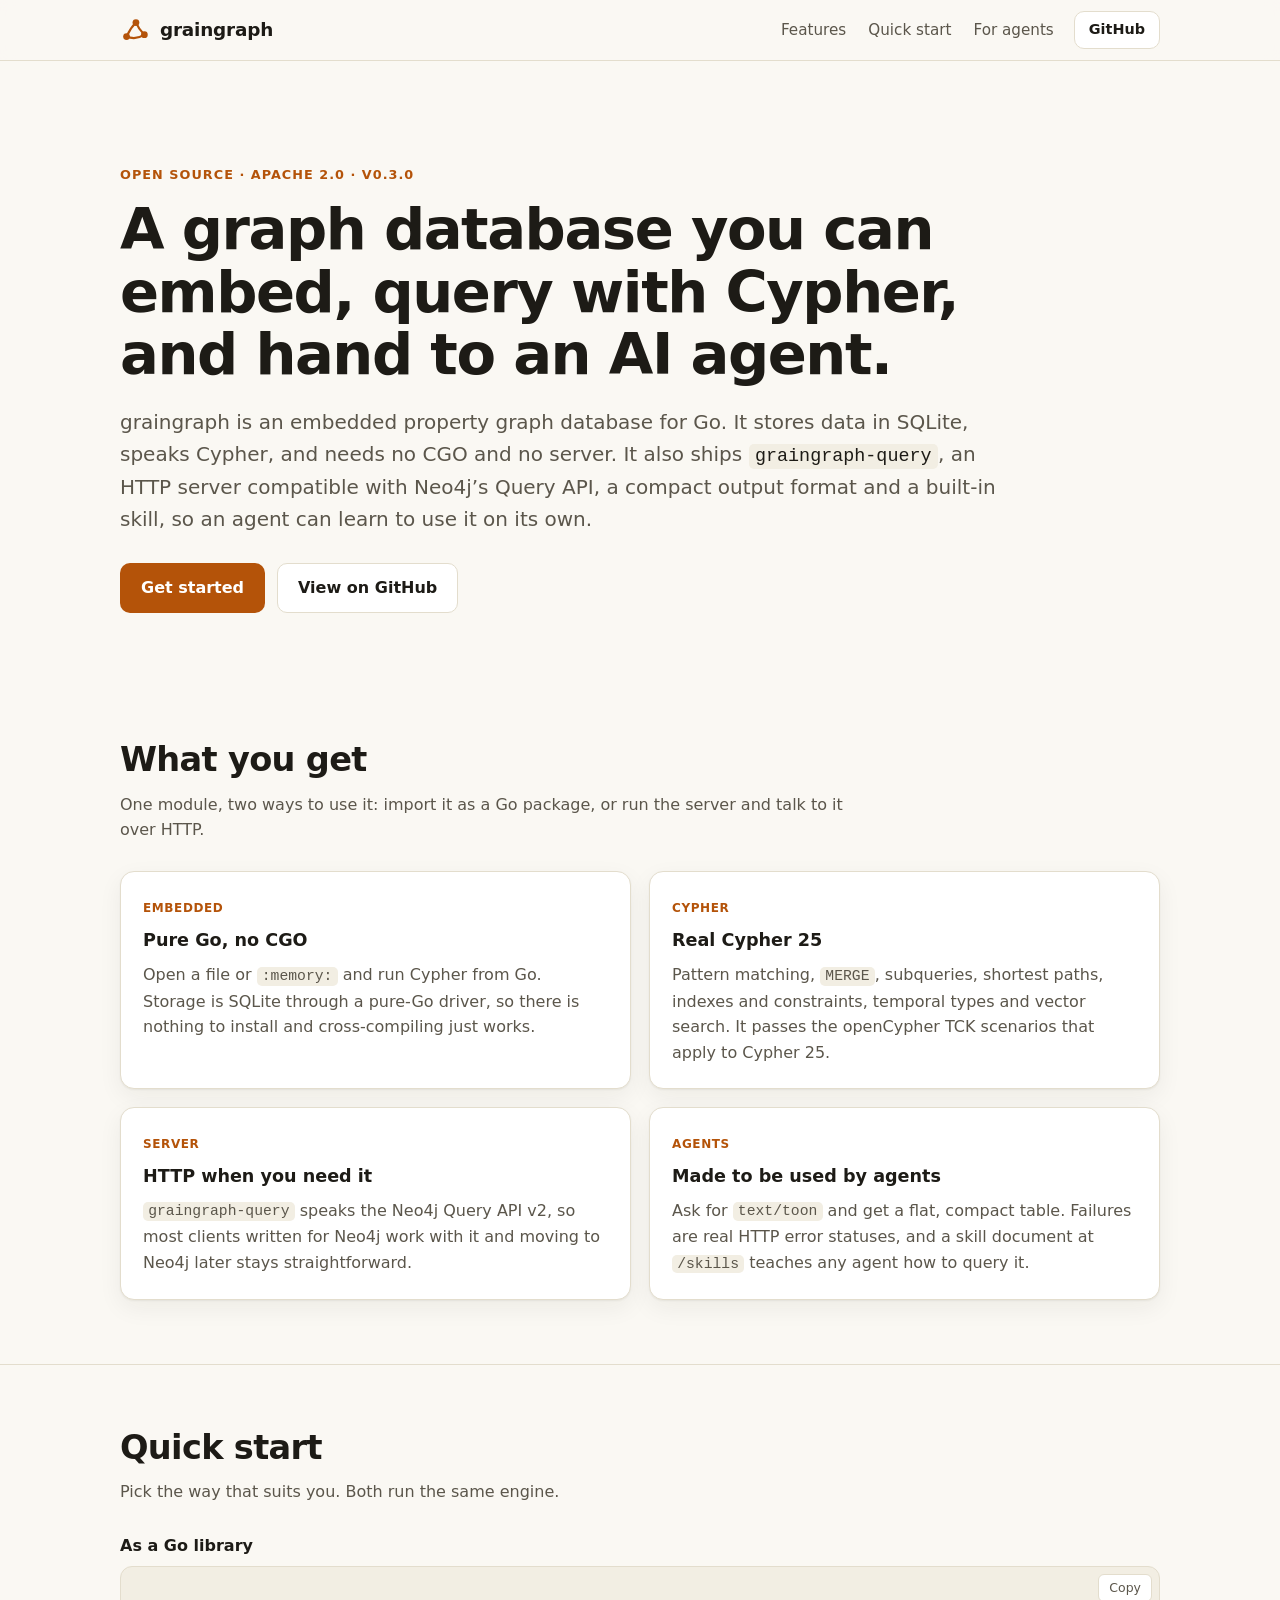
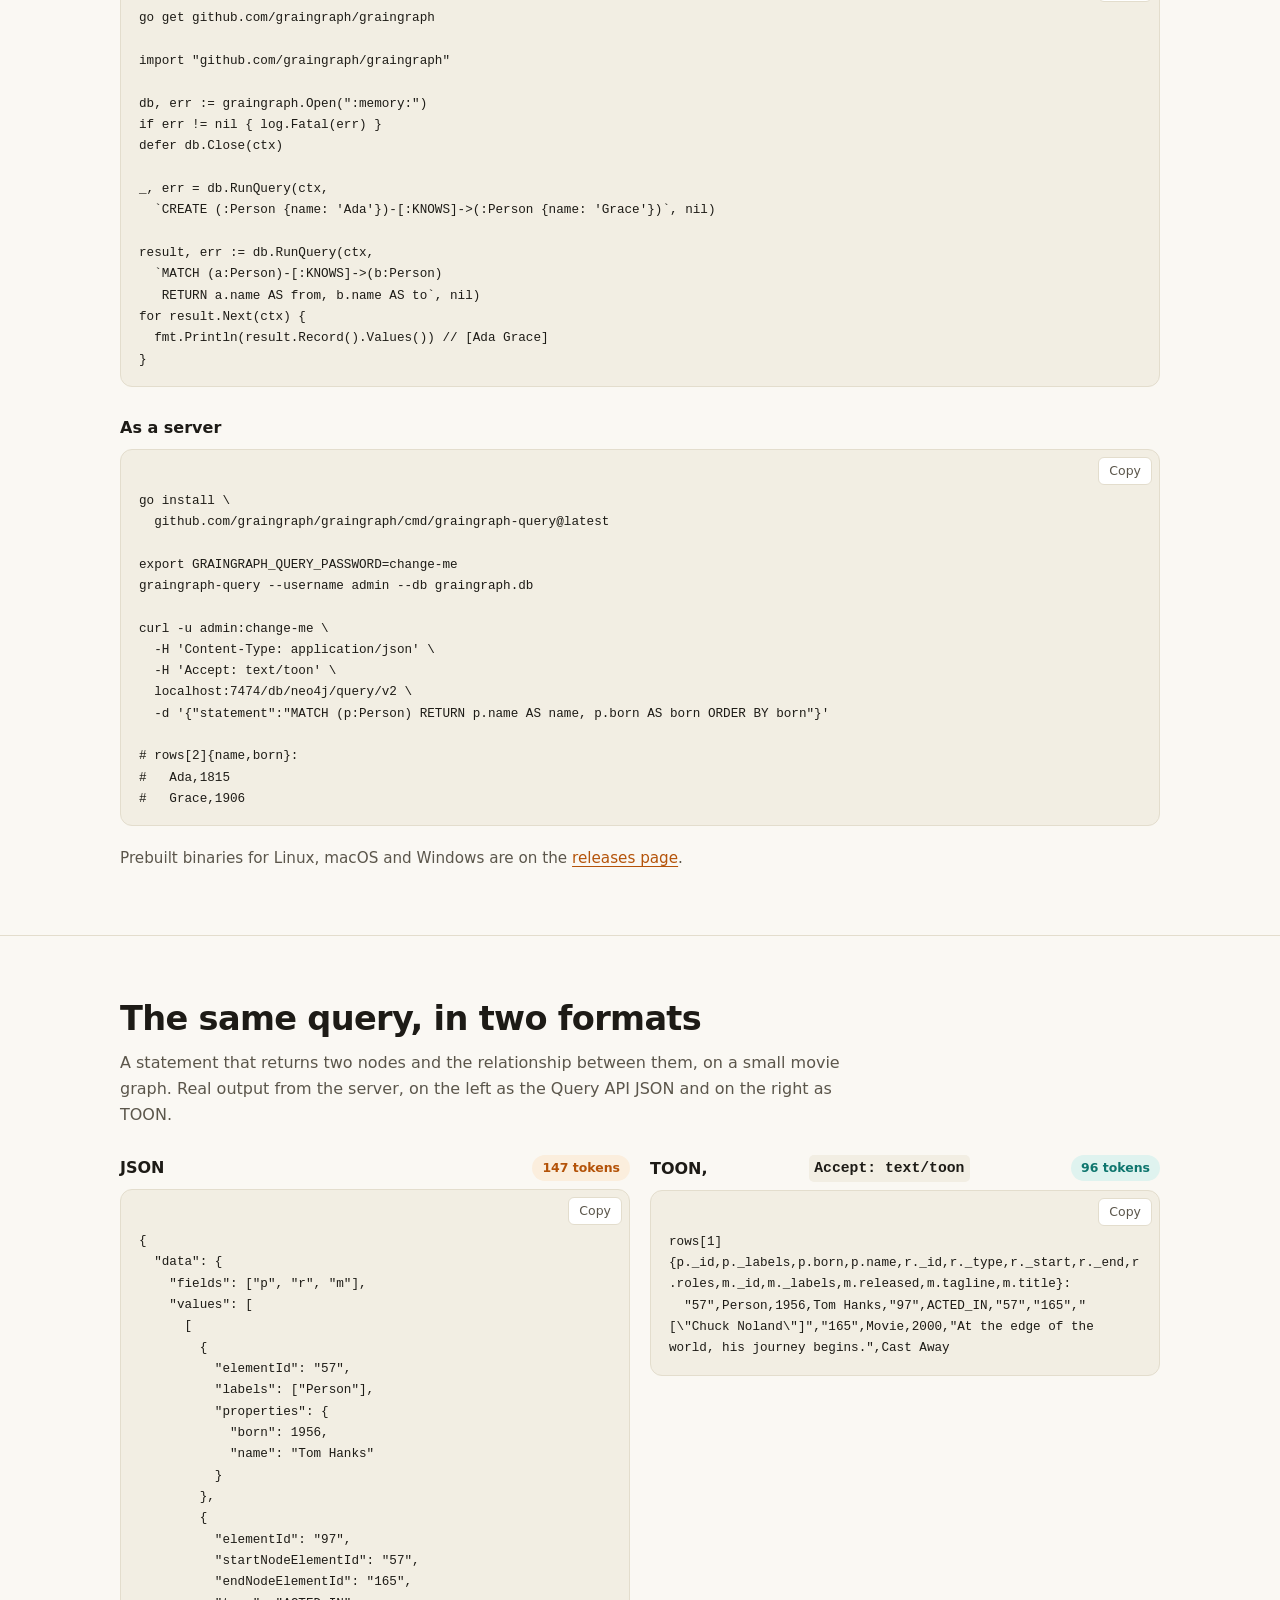
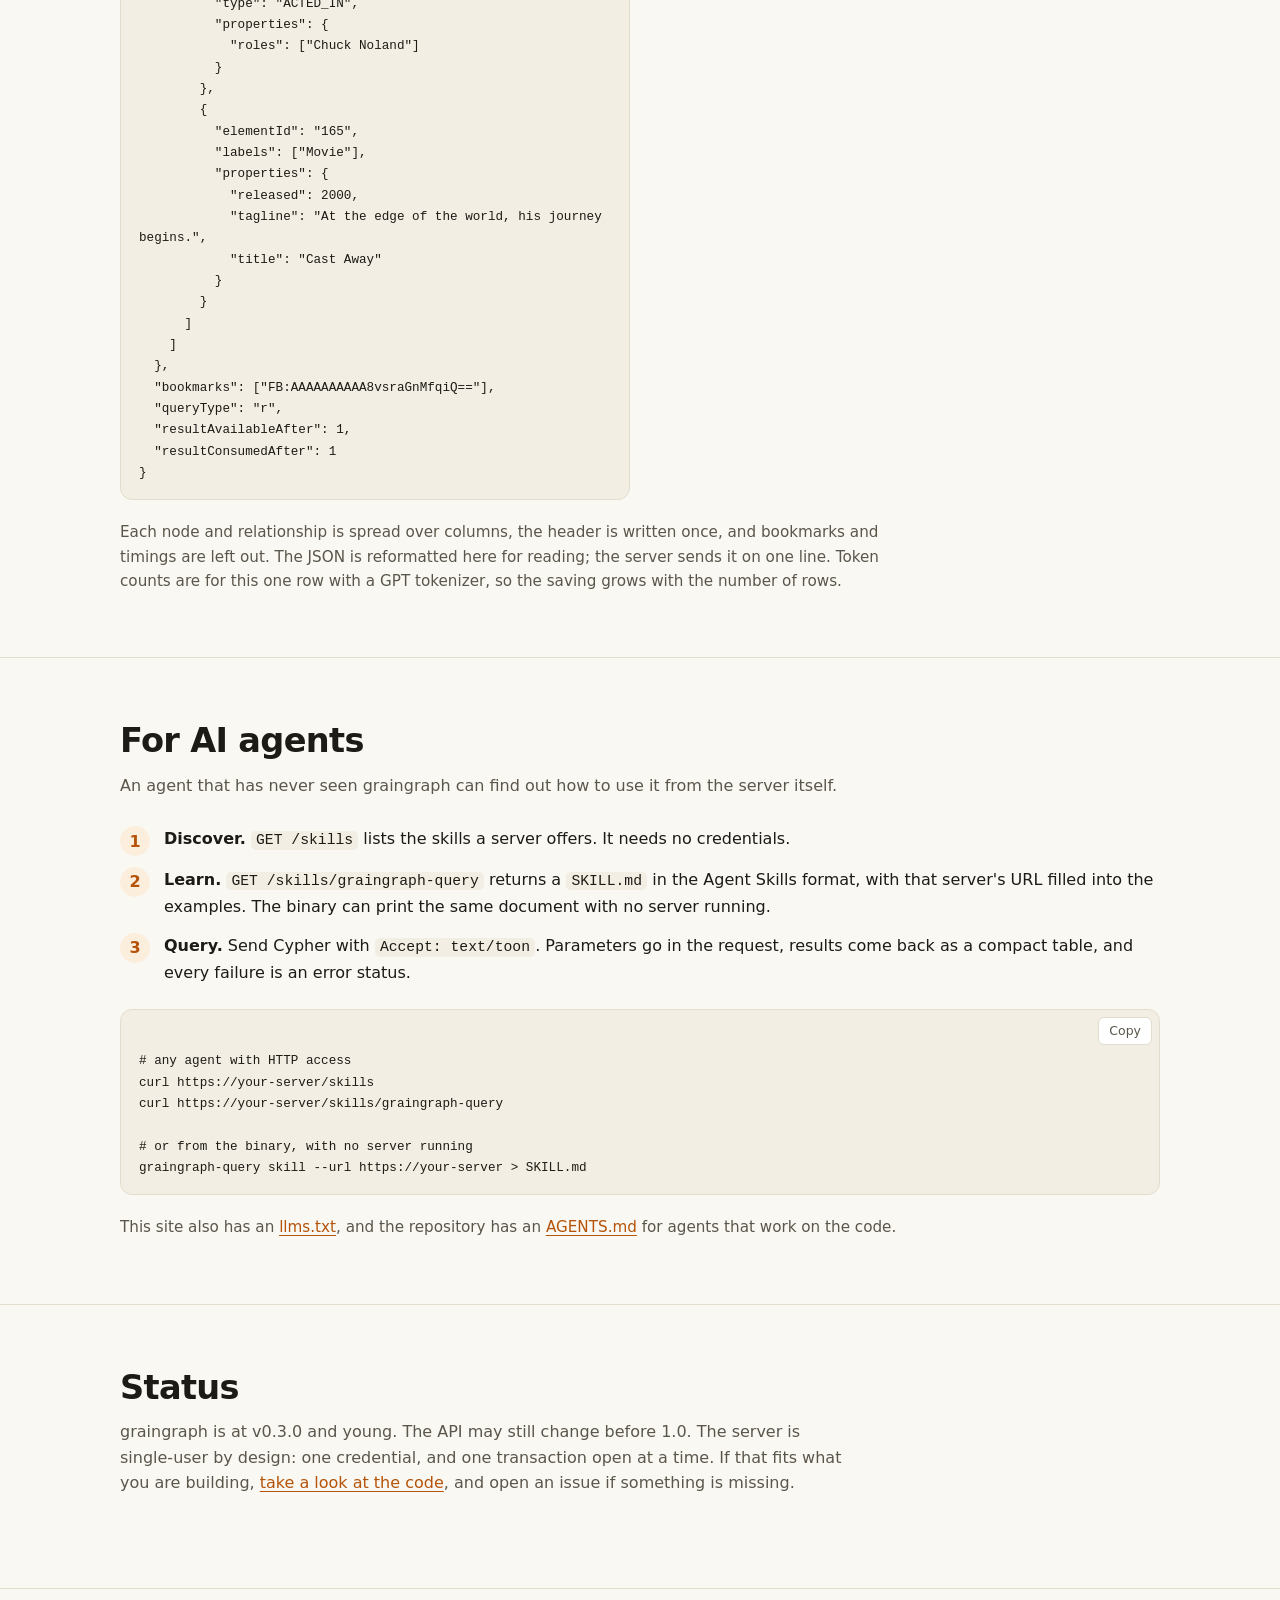
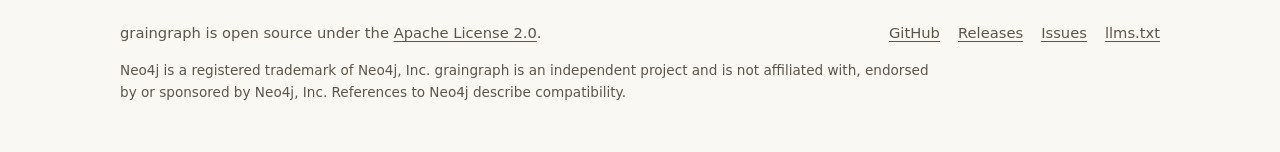
<file: index.html>
<!doctype html>
<html lang="en">
<head>
<meta charset="utf-8">
<meta name="viewport" content="width=device-width, initial-scale=1">
<title>graingraph: embedded graph database for Go</title>
<meta name="description" content="An embedded property graph database for Go: Cypher over SQLite, no CGO. Includes graingraph-query, an HTTP server compatible with Neo4j's Query API, with compact output and a built-in skill for AI agents.">
<link rel="canonical" href="https://graingraph.com/">
<link rel="icon" href="favicon.svg" type="image/svg+xml">
<meta name="theme-color" content="#faf8f3" media="(prefers-color-scheme: light)">
<meta name="theme-color" content="#14130f" media="(prefers-color-scheme: dark)">
<meta property="og:type" content="website">
<meta property="og:title" content="graingraph: embedded graph database for Go">
<meta property="og:description" content="Cypher over SQLite for Go, plus an HTTP server compatible with Neo4j's Query API, with compact output and a built-in skill for AI agents.">
<meta property="og:url" content="https://graingraph.com/">
<meta name="twitter:card" content="summary">
<link rel="stylesheet" href="style.css">
<script src="script.js" defer></script>
</head>
<body>
<a class="skip" href="#main">Skip to content</a>

<header class="site-header">
  <div class="wrap bar">
    <a class="brand" href="./" aria-label="graingraph home">
      <svg viewBox="0 0 32 32" aria-hidden="true">
        <path class="e" d="M7 23 C 11 14, 14 11, 17 8 M17 8 C 19 13, 22 17, 26 21 M7 23 C 14 26, 20 25, 26 21" fill="none" stroke-width="2.2" stroke-linecap="round"/>
        <circle class="n" cx="7" cy="23" r="3.6"/><circle class="n" cx="17" cy="8" r="3.6"/><circle class="n" cx="26" cy="21" r="3.6"/>
      </svg>
      graingraph
    </a>
    <nav aria-label="Main">
      <ul>
        <li><a href="#features">Features</a></li>
        <li><a href="#quick-start">Quick start</a></li>
        <li><a href="#agents">For agents</a></li>
        <li><a class="btn secondary small" href="https://github.com/graingraph/graingraph">GitHub</a></li>
      </ul>
    </nav>
  </div>
</header>

<main id="main">
  <div class="wrap">
    <div class="hero">
      <p class="eyebrow">Open source &middot; Apache 2.0 &middot; v0.3.0</p>
      <h1>A graph database you can embed, query with Cypher, and hand to an AI agent.</h1>
      <p class="lede">graingraph is an embedded property graph database for Go. It stores data in SQLite, speaks Cypher, and needs no CGO and no server. It also ships <code>graingraph-query</code>, an HTTP server compatible with Neo4j&rsquo;s Query API, a compact output format and a built-in skill, so an agent can learn to use it on its own.</p>
      <div class="cta">
        <a class="btn primary" href="#quick-start">Get started</a>
        <a class="btn secondary" href="https://github.com/graingraph/graingraph">View on GitHub</a>
      </div>
    </div>
  </div>

  <section id="features">
    <div class="wrap">
      <h2>What you get</h2>
      <p class="sub">One module, two ways to use it: import it as a Go package, or run the server and talk to it over HTTP.</p>
      <div class="cards">
        <article class="card">
          <span class="tag">Embedded</span>
          <h3>Pure Go, no CGO</h3>
          <p>Open a file or <code>:memory:</code> and run Cypher from Go. Storage is SQLite through a pure-Go driver, so there is nothing to install and cross-compiling just works.</p>
        </article>
        <article class="card">
          <span class="tag">Cypher</span>
          <h3>Real Cypher 25</h3>
          <p>Pattern matching, <code>MERGE</code>, subqueries, shortest paths, indexes and constraints, temporal types and vector search. It passes the openCypher TCK scenarios that apply to Cypher 25.</p>
        </article>
        <article class="card">
          <span class="tag">Server</span>
          <h3>HTTP when you need it</h3>
          <p><code>graingraph-query</code> speaks the Neo4j Query API v2, so most clients written for Neo4j work with it and moving to Neo4j later stays straightforward.</p>
        </article>
        <article class="card">
          <span class="tag">Agents</span>
          <h3>Made to be used by agents</h3>
          <p>Ask for <code>text/toon</code> and get a flat, compact table. Failures are real HTTP error statuses, and a skill document at <code>/skills</code> teaches any agent how to query it.</p>
        </article>
      </div>
    </div>
  </section>

  <section id="quick-start">
    <div class="wrap">
      <h2>Quick start</h2>
      <p class="sub">Pick the way that suits you. Both run the same engine.</p>
      <div class="stack">
        <div>
          <p class="label">As a Go library</p>
          <div class="code"><pre><code>go get github.com/graingraph/graingraph

import "github.com/graingraph/graingraph"

db, err := graingraph.Open(":memory:")
if err != nil { log.Fatal(err) }
defer db.Close(ctx)

_, err = db.RunQuery(ctx,
  `CREATE (:Person {name: 'Ada'})-[:KNOWS]-&gt;(:Person {name: 'Grace'})`, nil)

result, err := db.RunQuery(ctx,
  `MATCH (a:Person)-[:KNOWS]-&gt;(b:Person)
   RETURN a.name AS from, b.name AS to`, nil)
for result.Next(ctx) {
  fmt.Println(result.Record().Values()) // [Ada Grace]
}</code></pre></div>
        </div>
        <div>
          <p class="label">As a server</p>
          <div class="code"><pre><code>go install \
  github.com/graingraph/graingraph/cmd/graingraph-query@latest

export GRAINGRAPH_QUERY_PASSWORD=change-me
graingraph-query --username admin --db graingraph.db

curl -u admin:change-me \
  -H 'Content-Type: application/json' \
  -H 'Accept: text/toon' \
  localhost:7474/db/neo4j/query/v2 \
  -d '{"statement":"MATCH (p:Person) RETURN p.name AS name, p.born AS born ORDER BY born"}'

# rows[2]{name,born}:
#   Ada,1815
#   Grace,1906</code></pre></div>
          <p class="note">Prebuilt binaries for Linux, macOS and Windows are on the <a href="https://github.com/graingraph/graingraph/releases">releases page</a>.</p>
        </div>
      </div>
    </div>
  </section>

  <section id="same-query">
    <div class="wrap">
      <h2>The same query, in two formats</h2>
      <p class="sub">A statement that returns two nodes and the relationship between them, on a small movie graph. Real output from the server, on the left as the Query API JSON and on the right as TOON.</p>
      <div class="two">
        <div>
          <p class="label">JSON <span class="pill">147 tokens</span></p>
          <div class="code wrapcode"><pre><code>{
  "data": {
    "fields": ["p", "r", "m"],
    "values": [
      [
        {
          "elementId": "57",
          "labels": ["Person"],
          "properties": {
            "born": 1956,
            "name": "Tom Hanks"
          }
        },
        {
          "elementId": "97",
          "startNodeElementId": "57",
          "endNodeElementId": "165",
          "type": "ACTED_IN",
          "properties": {
            "roles": ["Chuck Noland"]
          }
        },
        {
          "elementId": "165",
          "labels": ["Movie"],
          "properties": {
            "released": 2000,
            "tagline": "At the edge of the world, his journey begins.",
            "title": "Cast Away"
          }
        }
      ]
    ]
  },
  "bookmarks": ["FB:AAAAAAAAAA8vsraGnMfqiQ=="],
  "queryType": "r",
  "resultAvailableAfter": 1,
  "resultConsumedAfter": 1
}</code></pre></div>
        </div>
        <div>
          <p class="label">TOON, <code>Accept: text/toon</code> <span class="pill teal">96 tokens</span></p>
          <div class="code wrapcode"><pre><code>rows[1]{p._id,p._labels,p.born,p.name,r._id,r._type,r._start,r._end,r.roles,m._id,m._labels,m.released,m.tagline,m.title}:
  "57",Person,1956,Tom Hanks,"97",ACTED_IN,"57","165","[\"Chuck Noland\"]","165",Movie,2000,"At the edge of the world, his journey begins.",Cast Away</code></pre></div>
        </div>
      </div>
      <p class="note">Each node and relationship is spread over columns, the header is written once, and bookmarks and timings are left out. The JSON is reformatted here for reading; the server sends it on one line. Token counts are for this one row with a GPT tokenizer, so the saving grows with the number of rows.</p>
    </div>
  </section>

  <section id="agents">
    <div class="wrap">
      <h2>For AI agents</h2>
      <p class="sub">An agent that has never seen graingraph can find out how to use it from the server itself.</p>
      <ol class="steps">
        <li><strong>Discover.</strong> <code>GET /skills</code> lists the skills a server offers. It needs no credentials.</li>
        <li><strong>Learn.</strong> <code>GET /skills/graingraph-query</code> returns a <code>SKILL.md</code> in the Agent Skills format, with that server's URL filled into the examples. The binary can print the same document with no server running.</li>
        <li><strong>Query.</strong> Send Cypher with <code>Accept: text/toon</code>. Parameters go in the request, results come back as a compact table, and every failure is an error status.</li>
      </ol>
      <div class="code"><pre><code># any agent with HTTP access
curl https://your-server/skills
curl https://your-server/skills/graingraph-query

# or from the binary, with no server running
graingraph-query skill --url https://your-server &gt; SKILL.md</code></pre></div>
      <p class="note">This site also has an <a href="llms.txt">llms.txt</a>, and the repository has an <a href="https://github.com/graingraph/graingraph/blob/main/AGENTS.md">AGENTS.md</a> for agents that work on the code.</p>
    </div>
  </section>
  <section id="status">
    <div class="wrap">
      <h2>Status</h2>
      <p class="sub">graingraph is at v0.3.0 and young. The API may still change before 1.0. The server is single-user by design: one credential, and one transaction open at a time. If that fits what you are building, <a href="https://github.com/graingraph/graingraph">take a look at the code</a>, and open an issue if something is missing.</p>
    </div>
  </section>
</main>

<footer>
  <div class="wrap">
    <p>graingraph is open source under the <a href="https://github.com/graingraph/graingraph/blob/main/LICENSE">Apache License 2.0</a>.</p>
    <ul>
      <li><a href="https://github.com/graingraph/graingraph">GitHub</a></li>
      <li><a href="https://github.com/graingraph/graingraph/releases">Releases</a></li>
      <li><a href="https://github.com/graingraph/graingraph/issues">Issues</a></li>
      <li><a href="llms.txt">llms.txt</a></li>
    </ul>
    <p class="legal">Neo4j is a registered trademark of Neo4j, Inc. graingraph is an independent project and is not affiliated with, endorsed by or sponsored by Neo4j, Inc. References to Neo4j describe compatibility.</p>
  </div>
</footer>
</body>
</html>
</file>
<file: style.css>
/* graingraph.com: plain CSS, no build step, no external requests. */
:root {
  color-scheme: light dark;
  --bg: #faf8f3;
  --surface: #ffffff;
  --code-bg: #f2eee3;
  --text: #1d1b16;
  --muted: #5b564b;
  --border: #e3ddcd;
  --accent: #b45309;
  --accent-text: #ffffff;
  --accent-soft: #fbeedd;
  --teal: #0f766e;
  --teal-soft: #dff3ef;
  --shadow: 0 1px 2px rgba(29, 27, 22, .06), 0 8px 24px rgba(29, 27, 22, .06);
  --font: system-ui, -apple-system, "Segoe UI", Roboto, "Helvetica Neue", Arial, sans-serif;
  --mono: ui-monospace, SFMono-Regular, Menlo, Consolas, "Liberation Mono", monospace;
}
@media (prefers-color-scheme: dark) {
  :root {
    --bg: #14130f;
    --surface: #1c1a15;
    --code-bg: #1f1d17;
    --text: #efeadc;
    --muted: #aaa28f;
    --border: #302c23;
    --accent: #f0b04a;
    --accent-text: #1a1408;
    --accent-soft: #2b2314;
    --teal: #5eead4;
    --teal-soft: #12302c;
    --shadow: none;
  }
}

*, *::before, *::after { box-sizing: border-box; }
html { scroll-behavior: smooth; -webkit-text-size-adjust: 100%; }
body {
  margin: 0;
  background: var(--bg);
  color: var(--text);
  font: 1rem/1.6 var(--font);
  text-rendering: optimizeLegibility;
}
img, svg { max-width: 100%; }
a { color: var(--accent); text-underline-offset: .18em; }
a:hover { text-decoration-thickness: 2px; }
:focus-visible { outline: 3px solid var(--accent); outline-offset: 3px; border-radius: 4px; }
code, pre { font-family: var(--mono); font-variant-ligatures: none; }
code { font-size: .92em; }
:not(pre) > code { background: var(--code-bg); padding: .1em .35em; border-radius: 5px; }

.wrap { width: 100%; max-width: 1080px; margin: 0 auto; padding: 0 20px; }
.skip { position: absolute; left: -999px; top: 8px; background: var(--accent); color: var(--accent-text); padding: 8px 14px; border-radius: 6px; z-index: 10; }
.skip:focus { left: 8px; }

/* header */
.site-header { position: sticky; top: 0; z-index: 5; background: color-mix(in srgb, var(--bg) 88%, transparent); backdrop-filter: blur(8px); border-bottom: 1px solid var(--border); }
.bar { display: flex; align-items: center; justify-content: space-between; gap: 16px; min-height: 60px; flex-wrap: wrap; padding-block: 8px; }
.brand { display: inline-flex; align-items: center; gap: 10px; color: var(--text); text-decoration: none; font-weight: 700; font-size: 1.15rem; letter-spacing: -.01em; }
.brand svg { width: 30px; height: 30px; }
.brand .n { fill: var(--accent); }
.brand .e { stroke: var(--accent); }
nav ul { display: flex; flex-wrap: wrap; gap: 4px 18px; list-style: none; margin: 0; padding: 0; align-items: center; }
nav a { color: var(--muted); text-decoration: none; font-size: .95rem; padding: 6px 2px; }
nav a:hover { color: var(--text); }

/* buttons */
.btn { display: inline-block; padding: 11px 20px; border-radius: 10px; font-weight: 600; text-decoration: none; border: 1px solid transparent; font-size: 1rem; }
.btn.primary { background: var(--accent); color: var(--accent-text); }
.btn.primary:hover { filter: brightness(1.07); }
.btn.secondary { border-color: var(--border); color: var(--text); background: var(--surface); }
.btn.secondary:hover { border-color: var(--accent); }
.btn.small { padding: 6px 14px; font-size: .9rem; }

/* hero */
.hero { padding: clamp(48px, 9vw, 104px) 0 clamp(36px, 6vw, 64px); }
.eyebrow { color: var(--accent); font-weight: 700; letter-spacing: .08em; text-transform: uppercase; font-size: .8rem; margin: 0 0 14px; }
h1 { font-size: clamp(2rem, 5.2vw, 3.6rem); line-height: 1.08; letter-spacing: -.025em; margin: 0 0 20px; max-width: 18em; text-wrap: balance; }
.lede { font-size: clamp(1.05rem, 1.6vw, 1.25rem); color: var(--muted); max-width: 44em; margin: 0 0 28px; }
.lede code { color: var(--text); }
.cta { display: flex; flex-wrap: wrap; gap: 12px; }

/* sections */
section { padding: clamp(36px, 6vw, 64px) 0; }
section + section { border-top: 1px solid var(--border); }
h2 { font-size: clamp(1.5rem, 3vw, 2.1rem); line-height: 1.15; letter-spacing: -.02em; margin: 0 0 12px; }
h3 { font-size: 1.1rem; margin: 0 0 8px; }
.sub { color: var(--muted); max-width: 46em; margin: 0 0 28px; }

.cards { display: grid; grid-template-columns: repeat(auto-fit, minmax(min(100%, 440px), 1fr)); gap: 18px; }
.card { background: var(--surface); border: 1px solid var(--border); border-radius: 14px; padding: 22px; box-shadow: var(--shadow); }
.card p { margin: 0; color: var(--muted); }
.card .tag { display: inline-block; font-size: .75rem; font-weight: 700; letter-spacing: .05em; text-transform: uppercase; color: var(--accent); margin-bottom: 8px; }

/* code */
.code { position: relative; margin: 0; }
pre { margin: 0; padding: 16px 18px; background: var(--code-bg); border: 1px solid var(--border); border-radius: 12px; overflow-x: auto; font-size: .86rem; line-height: 1.55; tab-size: 2; }
.code.has-copy pre { padding-top: 40px; }
.code .copy { position: absolute; top: 8px; right: 8px; font: inherit; font-size: .78rem; padding: 3px 10px; border-radius: 6px; border: 1px solid var(--border); background: var(--surface); color: var(--muted); cursor: pointer; }
.code .copy:hover { color: var(--text); border-color: var(--accent); }
.stack { display: grid; grid-template-columns: minmax(0, 1fr); gap: 28px; }
.stack > *, .two > * { min-width: 0; }
.wrapcode pre { white-space: pre-wrap; overflow-wrap: anywhere; }
.two { display: grid; grid-template-columns: repeat(auto-fit, minmax(min(100%, 440px), 1fr)); gap: 20px; align-items: start; }
.label { display: flex; align-items: center; justify-content: space-between; gap: 10px; margin: 0 0 8px; font-weight: 600; }
.pill { font-size: .78rem; font-weight: 700; padding: 3px 10px; border-radius: 999px; background: var(--accent-soft); color: var(--accent); white-space: nowrap; }
.pill.teal { background: var(--teal-soft); color: var(--teal); }
.note { color: var(--muted); font-size: .95rem; max-width: 52em; margin: 20px 0 0; }

.steps { counter-reset: s; list-style: none; padding: 0; margin: 0 0 24px; display: grid; gap: 14px; }
.steps li { counter-increment: s; position: relative; padding-left: 44px; }
.steps li::before { content: counter(s); position: absolute; left: 0; top: 0; width: 30px; height: 30px; display: grid; place-items: center; border-radius: 50%; background: var(--accent-soft); color: var(--accent); font-weight: 700; }

/* footer */
footer { border-top: 1px solid var(--border); padding: 32px 0 48px; color: var(--muted); font-size: .92rem; }
footer .wrap { display: flex; flex-wrap: wrap; gap: 12px 28px; justify-content: space-between; }
footer ul { display: flex; flex-wrap: wrap; gap: 8px 18px; list-style: none; padding: 0; margin: 0; }
footer a { color: var(--muted); }
footer a:hover { color: var(--text); }
footer p { margin: 0; }
footer .legal { flex-basis: 100%; margin: 4px 0 0; font-size: .85rem; max-width: 60em; }

@media (max-width: 560px) {
  .wrap { padding: 0 16px; }
  nav li:has(> .btn) { display: none; } /* the hero and footer link to GitHub */
  .bar { justify-content: center; }
  .btn { width: 100%; text-align: center; }
  .btn.small { width: auto; }
}
@media (prefers-reduced-motion: reduce) { html { scroll-behavior: auto; } }
</file>
